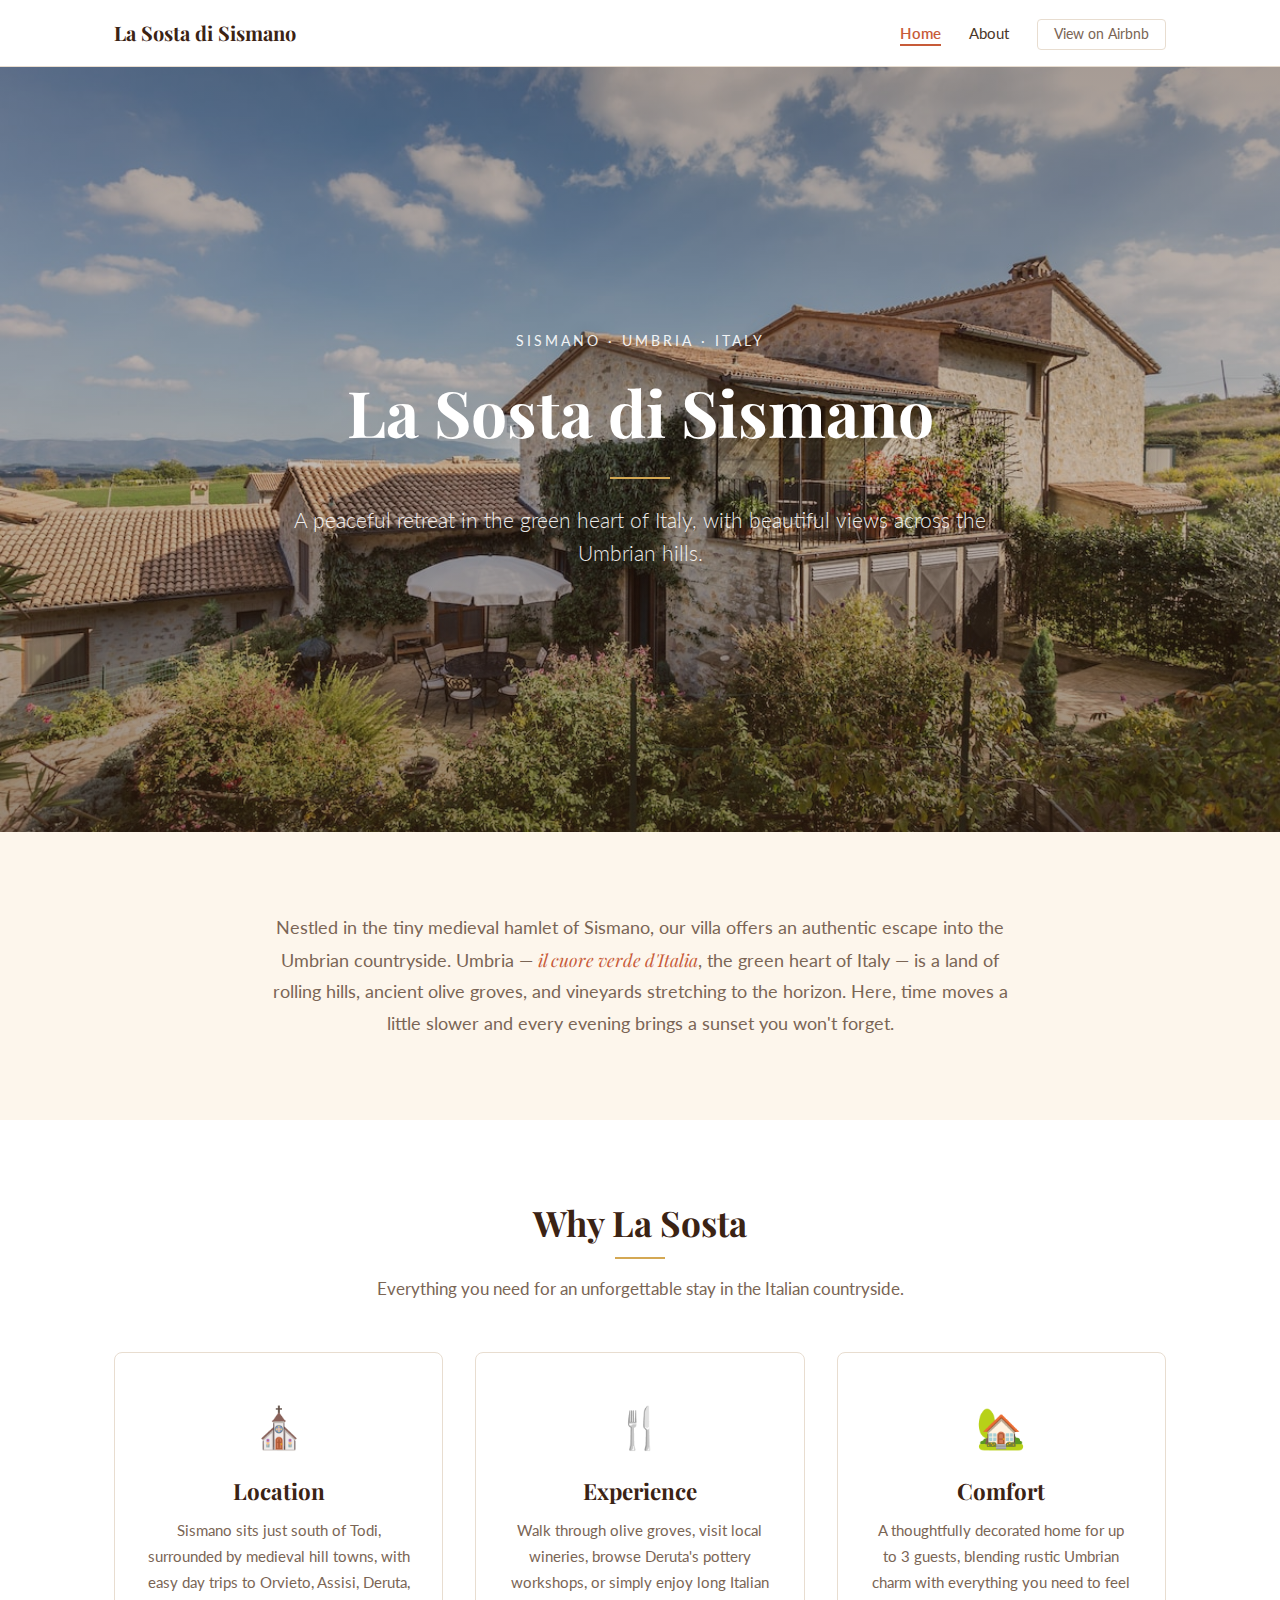
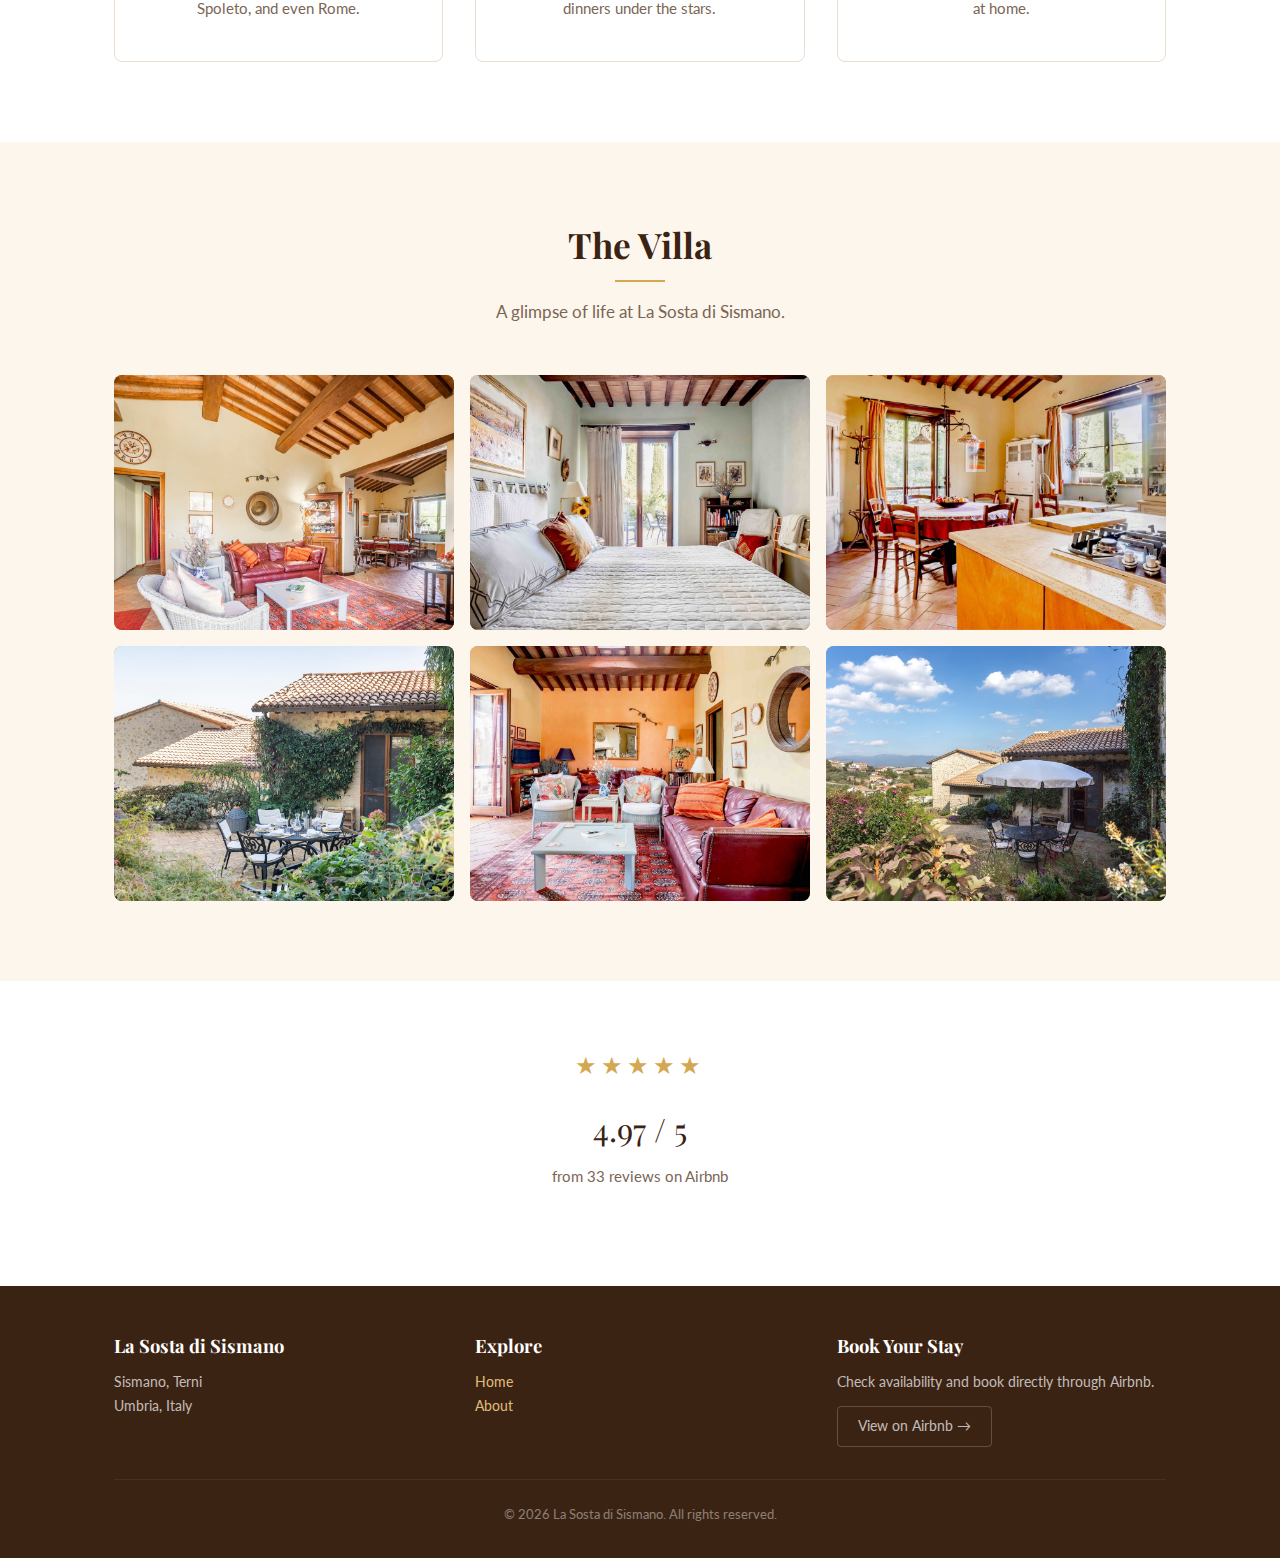
<file: index.html>
<!DOCTYPE html>
<html lang="en">
<head>
  <meta charset="UTF-8">
  <meta name="viewport" content="width=device-width, initial-scale=1.0">
  <title>La Sosta di Sismano — Beautiful Umbrian Views</title>
  <meta name="description" content="A charming villa in the heart of Umbria, Italy. Stunning views, medieval villages, and authentic Italian countryside.">
  <link rel="preconnect" href="https://fonts.googleapis.com">
  <link rel="preconnect" href="https://fonts.gstatic.com" crossorigin>
  <link href="https://fonts.googleapis.com/css2?family=Playfair+Display:ital,wght@0,400;0,700;1,400&family=Lato:wght@300;400;700&display=swap" rel="stylesheet">
  <link rel="stylesheet" href="css/style.css">
</head>
<body>

  <!-- Navigation -->
  <nav class="nav">
    <div class="container">
      <a href="index.html" class="nav-logo">La Sosta di Sismano</a>
      <ul class="nav-links">
        <li><a href="index.html" class="active">Home</a></li>
        <li><a href="about.html">About</a></li>
        <li><a href="https://www.airbnb.co.uk/rooms/5150036" target="_blank" rel="noopener" class="nav-airbnb">View on Airbnb</a></li>
      </ul>
    </div>
  </nav>

  <!-- Hero -->
  <section class="hero has-image">
    <div class="hero-content">
      <p class="hero-subtitle">Sismano &middot; Umbria &middot; Italy</p>
      <h1>La Sosta di Sismano</h1>
      <div class="hero-divider"></div>
      <p class="hero-tagline">A peaceful retreat in the green heart of Italy, with beautiful views across the Umbrian hills.</p>
    </div>
  </section>

  <!-- Introduction -->
  <section class="section">
    <div class="container">
      <p class="intro-text">
        Nestled in the tiny medieval hamlet of Sismano, our villa offers an authentic escape into the Umbrian countryside. Umbria — <span class="italian">il cuore verde d'Italia</span>, the green heart of Italy — is a land of rolling hills, ancient olive groves, and vineyards stretching to the horizon. Here, time moves a little slower and every evening brings a sunset you won't forget.
      </p>
    </div>
  </section>

  <!-- Highlights -->
  <section class="section section-alt">
    <div class="container">
      <div class="section-header">
        <h2>Why La Sosta</h2>
        <div class="divider"></div>
        <p>Everything you need for an unforgettable stay in the Italian countryside.</p>
      </div>
      <div class="highlights-grid">
        <div class="highlight-card">
          <div class="highlight-icon">&#9962;</div>
          <h3>Location</h3>
          <p>Sismano sits just south of Todi, surrounded by medieval hill towns, with easy day trips to Orvieto, Assisi, Deruta, Spoleto, and even Rome.</p>
        </div>
        <div class="highlight-card">
          <div class="highlight-icon">&#127860;</div>
          <h3>Experience</h3>
          <p>Walk through olive groves, visit local wineries, browse Deruta's pottery workshops, or simply enjoy long Italian dinners under the stars.</p>
        </div>
        <div class="highlight-card">
          <div class="highlight-icon">&#127969;</div>
          <h3>Comfort</h3>
          <p>A thoughtfully decorated home for up to 3 guests, blending rustic Umbrian charm with everything you need to feel at home.</p>
        </div>
      </div>
    </div>
  </section>

  <!-- Gallery -->
  <section class="section">
    <div class="container">
      <div class="section-header">
        <h2>The Villa</h2>
        <div class="divider"></div>
        <p>A glimpse of life at La Sosta di Sismano.</p>
      </div>
      <div class="gallery-grid">
        <div class="gallery-item">
          <img src="images/villa-1.jpg" alt="Living room with exposed wooden beams and terracotta floors">
        </div>
        <div class="gallery-item">
          <img src="images/villa-2.jpg" alt="Bedroom with wooden beams opening onto the terrace">
        </div>
        <div class="gallery-item">
          <img src="images/villa-3.jpg" alt="Kitchen and dining area with traditional Umbrian style">
        </div>
        <div class="gallery-item">
          <img src="images/villa-4.jpg" alt="Outdoor dining on the terrace with countryside views">
        </div>
        <div class="gallery-item">
          <img src="images/villa-5.jpg" alt="Warm living area with comfortable seating">
        </div>
        <div class="gallery-item">
          <img src="images/villa-6.jpg" alt="Terrace overlooking the Umbrian hills">
        </div>
      </div>
    </div>
  </section>

  <!-- Testimonial -->
  <section class="section section-alt testimonial">
    <div class="container">
      <div class="testimonial-stars">&#9733;&#9733;&#9733;&#9733;&#9733;</div>
      <div class="testimonial-rating">4.97 / 5</div>
      <p class="testimonial-count">from 33 reviews on Airbnb</p>
    </div>
  </section>

  <!-- Footer -->
  <footer class="footer">
    <div class="container">
      <div class="footer-content">
        <div>
          <h4>La Sosta di Sismano</h4>
          <p>Sismano, Terni<br>Umbria, Italy</p>
        </div>
        <div>
          <h4>Explore</h4>
          <p>
            <a href="index.html">Home</a><br>
            <a href="about.html">About</a>
          </p>
        </div>
        <div>
          <h4>Book Your Stay</h4>
          <p>Check availability and book directly through Airbnb.</p>
          <a href="https://www.airbnb.co.uk/rooms/5150036" target="_blank" rel="noopener" class="footer-airbnb-link">View on Airbnb &rarr;</a>
        </div>
      </div>
      <div class="footer-bottom">
        &copy; 2026 La Sosta di Sismano. All rights reserved.
      </div>
    </div>
  </footer>

</body>
</html>
</file>
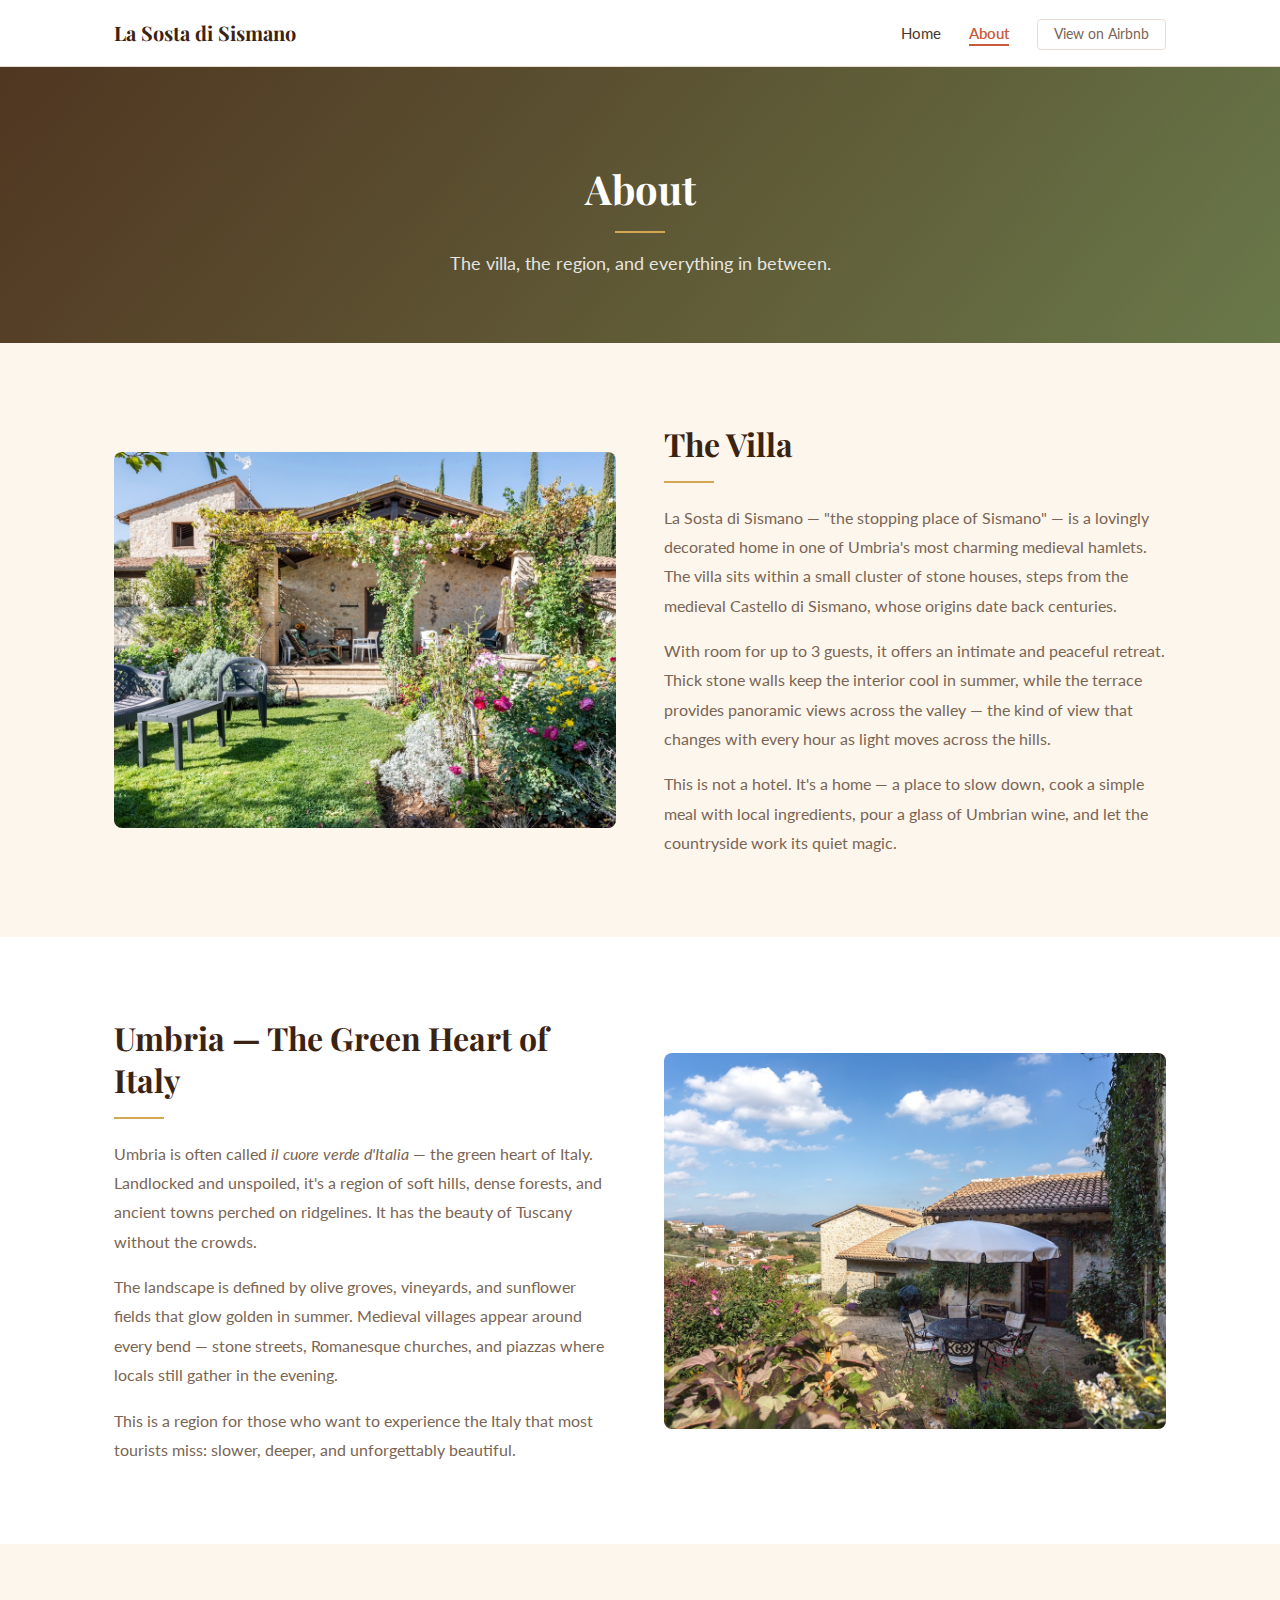
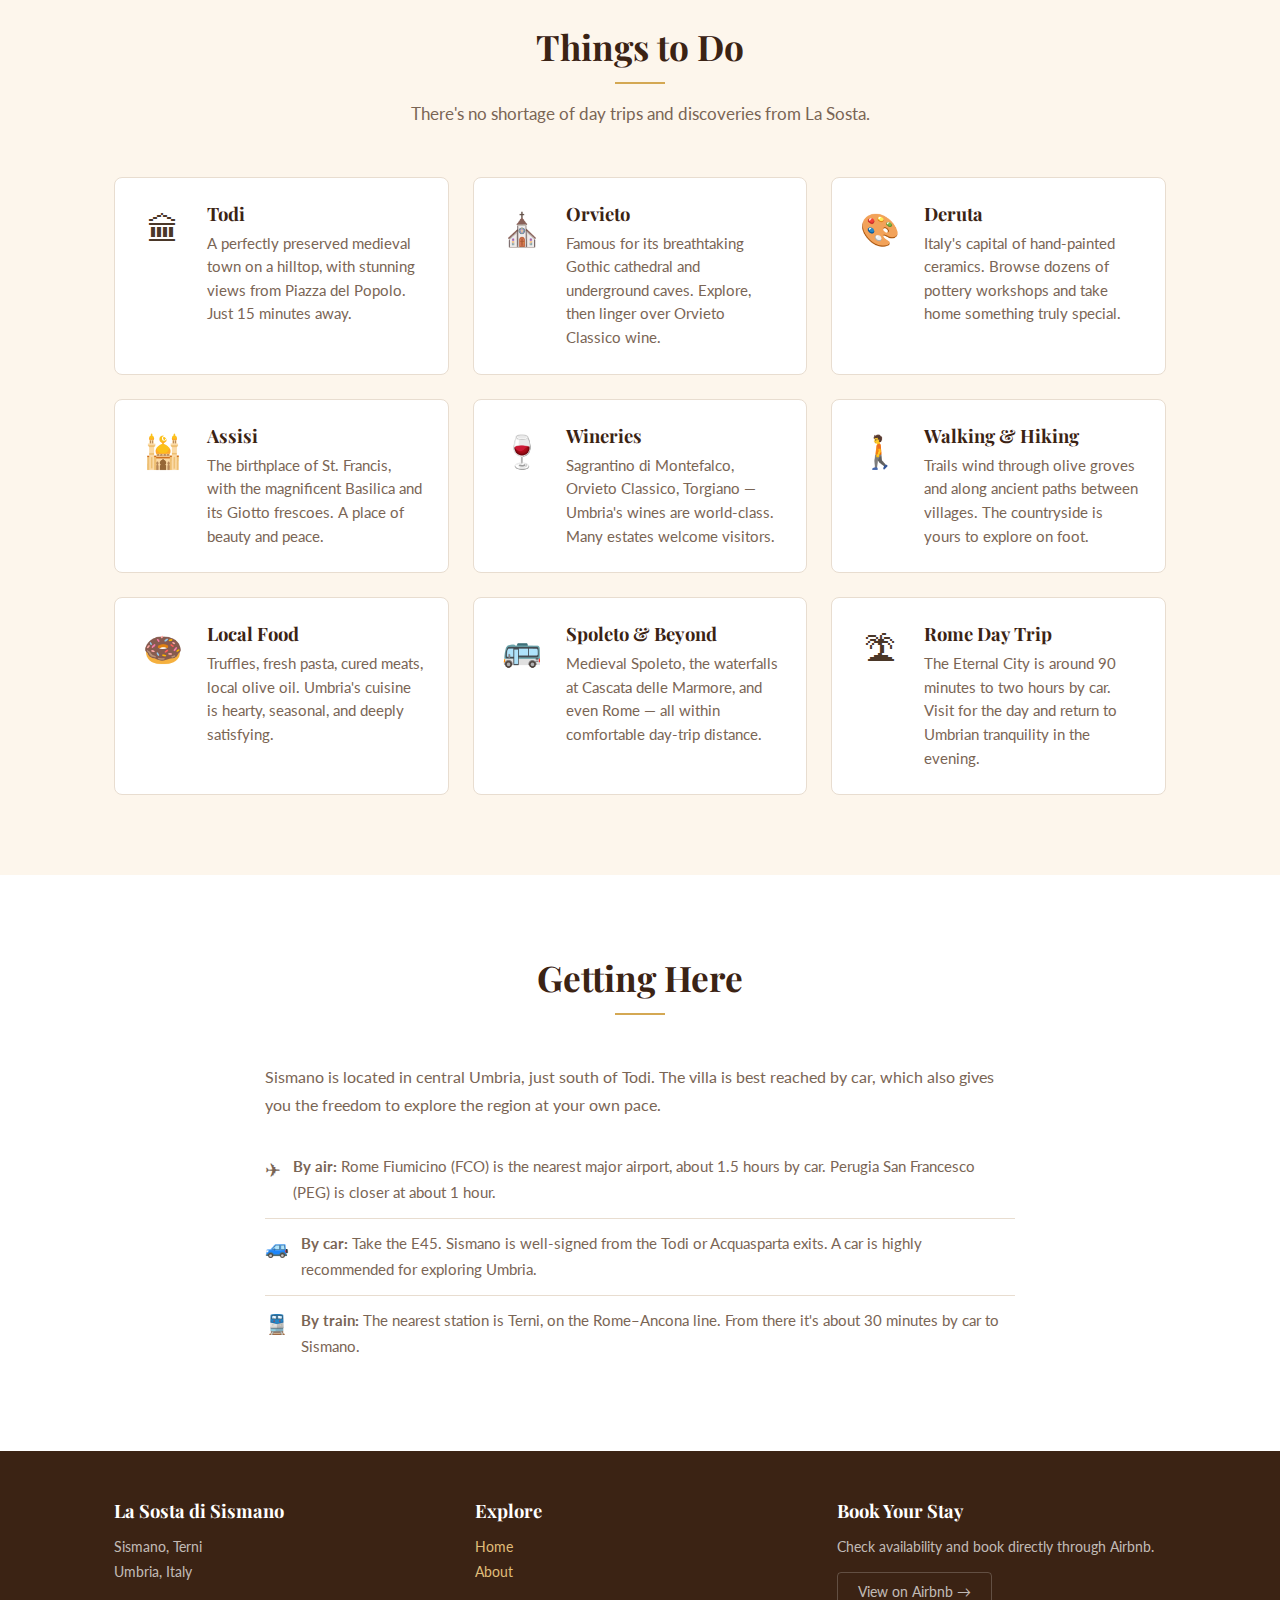
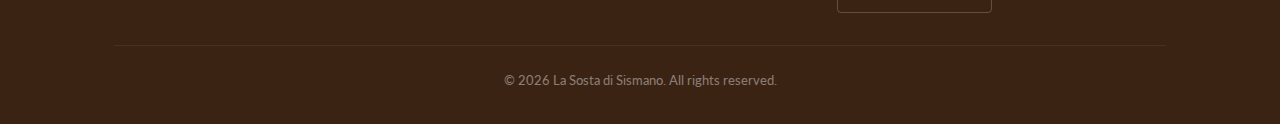
<file: about.html>
<!DOCTYPE html>
<html lang="en">
<head>
  <meta charset="UTF-8">
  <meta name="viewport" content="width=device-width, initial-scale=1.0">
  <title>About — La Sosta di Sismano</title>
  <meta name="description" content="Learn about La Sosta di Sismano, the Umbrian countryside, and the nearby medieval towns, wineries, and attractions.">
  <link rel="preconnect" href="https://fonts.googleapis.com">
  <link rel="preconnect" href="https://fonts.gstatic.com" crossorigin>
  <link href="https://fonts.googleapis.com/css2?family=Playfair+Display:ital,wght@0,400;0,700;1,400&family=Lato:wght@300;400;700&display=swap" rel="stylesheet">
  <link rel="stylesheet" href="css/style.css">
</head>
<body>

  <!-- Navigation -->
  <nav class="nav">
    <div class="container">
      <a href="index.html" class="nav-logo">La Sosta di Sismano</a>
      <ul class="nav-links">
        <li><a href="index.html">Home</a></li>
        <li><a href="about.html" class="active">About</a></li>
        <li><a href="https://www.airbnb.co.uk/rooms/5150036" target="_blank" rel="noopener" class="nav-airbnb">View on Airbnb</a></li>
      </ul>
    </div>
  </nav>

  <!-- Page Header -->
  <header class="page-header">
    <h1>About</h1>
    <div class="divider"></div>
    <p>The villa, the region, and everything in between.</p>
  </header>

  <!-- About the Villa -->
  <section class="section">
    <div class="container">
      <div class="about-section">
        <div class="about-image">
          <img src="images/about-villa.jpg" alt="La Sosta di Sismano garden with vine-covered pergola">
        </div>
        <div class="about-text">
          <h2>The Villa</h2>
          <div class="divider"></div>
          <p>La Sosta di Sismano — "the stopping place of Sismano" — is a lovingly decorated home in one of Umbria's most charming medieval hamlets. The villa sits within a small cluster of stone houses, steps from the medieval Castello di Sismano, whose origins date back centuries.</p>
          <p>With room for up to 3 guests, it offers an intimate and peaceful retreat. Thick stone walls keep the interior cool in summer, while the terrace provides panoramic views across the valley — the kind of view that changes with every hour as light moves across the hills.</p>
          <p>This is not a hotel. It's a home — a place to slow down, cook a simple meal with local ingredients, pour a glass of Umbrian wine, and let the countryside work its quiet magic.</p>
        </div>
      </div>
    </div>
  </section>

  <!-- About Umbria -->
  <section class="section section-alt">
    <div class="container">
      <div class="about-section reverse">
        <div class="about-image">
          <img src="images/villa-6.jpg" alt="View across the Umbrian hills from Sismano">
        </div>
        <div class="about-text">
          <h2>Umbria — The Green Heart of Italy</h2>
          <div class="divider"></div>
          <p>Umbria is often called <em>il cuore verde d'Italia</em> — the green heart of Italy. Landlocked and unspoiled, it's a region of soft hills, dense forests, and ancient towns perched on ridgelines. It has the beauty of Tuscany without the crowds.</p>
          <p>The landscape is defined by olive groves, vineyards, and sunflower fields that glow golden in summer. Medieval villages appear around every bend — stone streets, Romanesque churches, and piazzas where locals still gather in the evening.</p>
          <p>This is a region for those who want to experience the Italy that most tourists miss: slower, deeper, and unforgettably beautiful.</p>
        </div>
      </div>
    </div>
  </section>

  <!-- Things to Do -->
  <section class="section">
    <div class="container">
      <div class="section-header">
        <h2>Things to Do</h2>
        <div class="divider"></div>
        <p>There's no shortage of day trips and discoveries from La Sosta.</p>
      </div>
      <div class="things-grid">
        <div class="thing-card">
          <div class="thing-icon">&#127963;</div>
          <div>
            <h3>Todi</h3>
            <p>A perfectly preserved medieval town on a hilltop, with stunning views from Piazza del Popolo. Just 15 minutes away.</p>
          </div>
        </div>
        <div class="thing-card">
          <div class="thing-icon">&#9962;</div>
          <div>
            <h3>Orvieto</h3>
            <p>Famous for its breathtaking Gothic cathedral and underground caves. Explore, then linger over Orvieto Classico wine.</p>
          </div>
        </div>
        <div class="thing-card">
          <div class="thing-icon">&#127912;</div>
          <div>
            <h3>Deruta</h3>
            <p>Italy's capital of hand-painted ceramics. Browse dozens of pottery workshops and take home something truly special.</p>
          </div>
        </div>
        <div class="thing-card">
          <div class="thing-icon">&#128332;</div>
          <div>
            <h3>Assisi</h3>
            <p>The birthplace of St. Francis, with the magnificent Basilica and its Giotto frescoes. A place of beauty and peace.</p>
          </div>
        </div>
        <div class="thing-card">
          <div class="thing-icon">&#127863;</div>
          <div>
            <h3>Wineries</h3>
            <p>Sagrantino di Montefalco, Orvieto Classico, Torgiano — Umbria's wines are world-class. Many estates welcome visitors.</p>
          </div>
        </div>
        <div class="thing-card">
          <div class="thing-icon">&#128694;</div>
          <div>
            <h3>Walking &amp; Hiking</h3>
            <p>Trails wind through olive groves and along ancient paths between villages. The countryside is yours to explore on foot.</p>
          </div>
        </div>
        <div class="thing-card">
          <div class="thing-icon">&#127849;</div>
          <div>
            <h3>Local Food</h3>
            <p>Truffles, fresh pasta, cured meats, local olive oil. Umbria's cuisine is hearty, seasonal, and deeply satisfying.</p>
          </div>
        </div>
        <div class="thing-card">
          <div class="thing-icon">&#128652;</div>
          <div>
            <h3>Spoleto &amp; Beyond</h3>
            <p>Medieval Spoleto, the waterfalls at Cascata delle Marmore, and even Rome — all within comfortable day-trip distance.</p>
          </div>
        </div>
        <div class="thing-card">
          <div class="thing-icon">&#127965;</div>
          <div>
            <h3>Rome Day Trip</h3>
            <p>The Eternal City is around 90 minutes to two hours by car. Visit for the day and return to Umbrian tranquility in the evening.</p>
          </div>
        </div>
      </div>
    </div>
  </section>

  <!-- Getting Here -->
  <section class="section section-alt">
    <div class="container">
      <div class="section-header">
        <h2>Getting Here</h2>
        <div class="divider"></div>
      </div>
      <div class="getting-here">
        <p>Sismano is located in central Umbria, just south of Todi. The villa is best reached by car, which also gives you the freedom to explore the region at your own pace.</p>
        <ul class="travel-options">
          <li>
            <span class="travel-icon">&#9992;</span>
            <span><strong>By air:</strong> Rome Fiumicino (FCO) is the nearest major airport, about 1.5 hours by car. Perugia San Francesco (PEG) is closer at about 1 hour.</span>
          </li>
          <li>
            <span class="travel-icon">&#128665;</span>
            <span><strong>By car:</strong> Take the E45. Sismano is well-signed from the Todi or Acquasparta exits. A car is highly recommended for exploring Umbria.</span>
          </li>
          <li>
            <span class="travel-icon">&#128646;</span>
            <span><strong>By train:</strong> The nearest station is Terni, on the Rome–Ancona line. From there it's about 30 minutes by car to Sismano.</span>
          </li>
        </ul>
      </div>
    </div>
  </section>

  <!-- Footer -->
  <footer class="footer">
    <div class="container">
      <div class="footer-content">
        <div>
          <h4>La Sosta di Sismano</h4>
          <p>Sismano, Terni<br>Umbria, Italy</p>
        </div>
        <div>
          <h4>Explore</h4>
          <p>
            <a href="index.html">Home</a><br>
            <a href="about.html">About</a>
          </p>
        </div>
        <div>
          <h4>Book Your Stay</h4>
          <p>Check availability and book directly through Airbnb.</p>
          <a href="https://www.airbnb.co.uk/rooms/5150036" target="_blank" rel="noopener" class="footer-airbnb-link">View on Airbnb &rarr;</a>
        </div>
      </div>
      <div class="footer-bottom">
        &copy; 2026 La Sosta di Sismano. All rights reserved.
      </div>
    </div>
  </footer>

</body>
</html>
</file>
<file: css/style.css>
/* ============================================
   La Sosta di Sismano - Villa Website Styles
   ============================================ */

/* --- Reset & Base --- */
*,
*::before,
*::after {
  margin: 0;
  padding: 0;
  box-sizing: border-box;
}

:root {
  --terracotta: #C75B39;
  --terracotta-light: #d4795e;
  --olive: #5C6B3C;
  --olive-light: #7a8a5a;
  --cream: #FDF6EC;
  --brown: #3B2314;
  --gold: #D4A853;
  --gold-light: #e0be7a;
  --white: #ffffff;
  --text: #4a3728;
  --text-light: #7a6555;
  --border: #e8ddd0;
}

html {
  scroll-behavior: smooth;
  font-size: 16px;
}

body {
  font-family: 'Lato', sans-serif;
  color: var(--text);
  background-color: var(--cream);
  line-height: 1.7;
}

img {
  max-width: 100%;
  height: auto;
  display: block;
}

a {
  color: var(--terracotta);
  text-decoration: none;
  transition: color 0.3s ease;
}

a:hover {
  color: var(--terracotta-light);
}

h1, h2, h3, h4 {
  font-family: 'Playfair Display', serif;
  color: var(--brown);
  line-height: 1.3;
}

.container {
  max-width: 1100px;
  margin: 0 auto;
  padding: 0 1.5rem;
}


/* --- Navigation --- */
.nav {
  background-color: var(--white);
  border-bottom: 1px solid var(--border);
  padding: 1rem 0;
  position: sticky;
  top: 0;
  z-index: 100;
}

.nav .container {
  display: flex;
  align-items: center;
  justify-content: space-between;
  flex-wrap: wrap;
  gap: 0.75rem;
}

.nav-logo {
  font-family: 'Playfair Display', serif;
  font-size: 1.25rem;
  color: var(--brown);
  font-weight: 700;
  white-space: nowrap;
}

.nav-logo:hover {
  color: var(--terracotta);
}

.nav-links {
  display: flex;
  align-items: center;
  gap: 1.75rem;
  list-style: none;
}

.nav-links a {
  color: var(--text);
  font-size: 0.95rem;
  font-weight: 400;
  position: relative;
}

.nav-links a::after {
  content: '';
  position: absolute;
  bottom: -4px;
  left: 0;
  width: 0;
  height: 2px;
  background-color: var(--terracotta);
  transition: width 0.3s ease;
}

.nav-links a:hover::after,
.nav-links a.active::after {
  width: 100%;
}

.nav-links a:hover {
  color: var(--terracotta);
}

.nav-links a.active {
  color: var(--terracotta);
  font-weight: 600;
}

.nav-airbnb {
  font-size: 0.85rem !important;
  color: var(--text-light) !important;
  border: 1px solid var(--border);
  padding: 0.4rem 1rem;
  border-radius: 4px;
  transition: all 0.3s ease !important;
}

.nav-airbnb:hover {
  border-color: var(--terracotta) !important;
  color: var(--terracotta) !important;
}

.nav-airbnb::after {
  display: none !important;
}


/* --- Hero Section --- */
.hero {
  position: relative;
  min-height: 85vh;
  display: flex;
  align-items: center;
  justify-content: center;
  text-align: center;
  background:
    linear-gradient(
      135deg,
      rgba(59, 35, 20, 0.7) 0%,
      rgba(199, 91, 57, 0.5) 50%,
      rgba(92, 107, 60, 0.4) 100%
    ),
    linear-gradient(
      to bottom,
      #8B6F47 0%,
      #A0845C 30%,
      #7A8A5A 60%,
      #5C6B3C 100%
    );
  background-size: cover;
  background-position: center;
  color: var(--white);
  padding: 2rem 1.5rem;
}

.hero.has-image {
  background-image:
    linear-gradient(
      to bottom,
      rgba(59, 35, 20, 0.45) 0%,
      rgba(59, 35, 20, 0.3) 50%,
      rgba(59, 35, 20, 0.55) 100%
    ),
    url('../images/hero.jpg');
}

.hero-content {
  max-width: 700px;
}

.hero-subtitle {
  font-family: 'Lato', sans-serif;
  font-size: 0.9rem;
  text-transform: uppercase;
  letter-spacing: 3px;
  opacity: 0.9;
  margin-bottom: 1rem;
}

.hero h1 {
  font-size: 3rem;
  color: var(--white);
  margin-bottom: 1rem;
  font-weight: 700;
}

.hero-tagline {
  font-size: 1.2rem;
  opacity: 0.9;
  line-height: 1.6;
  font-weight: 300;
}

.hero-divider {
  width: 60px;
  height: 2px;
  background-color: var(--gold);
  margin: 1.5rem auto;
}


/* --- Sections --- */
.section {
  padding: 5rem 0;
}

.section-alt {
  background-color: var(--white);
}

.section-header {
  text-align: center;
  margin-bottom: 3rem;
}

.section-header h2 {
  font-size: 2.2rem;
  margin-bottom: 0.75rem;
}

.section-header .divider {
  width: 50px;
  height: 2px;
  background-color: var(--gold);
  margin: 0 auto 1rem;
}

.section-header p {
  color: var(--text-light);
  max-width: 600px;
  margin: 0 auto;
  font-size: 1.05rem;
}


/* --- Intro Section --- */
.intro-text {
  max-width: 750px;
  margin: 0 auto;
  text-align: center;
  font-size: 1.1rem;
  color: var(--text-light);
  line-height: 1.8;
}

.intro-text .italian {
  font-family: 'Playfair Display', serif;
  font-style: italic;
  color: var(--terracotta);
}


/* --- Highlights Grid --- */
.highlights-grid {
  display: grid;
  grid-template-columns: 1fr;
  gap: 2rem;
}

.highlight-card {
  background-color: var(--white);
  padding: 2.5rem 2rem;
  border-radius: 8px;
  text-align: center;
  border: 1px solid var(--border);
  transition: transform 0.3s ease, box-shadow 0.3s ease;
}

.highlight-card:hover {
  transform: translateY(-4px);
  box-shadow: 0 8px 30px rgba(59, 35, 20, 0.1);
}

.highlight-icon {
  font-size: 2.5rem;
  margin-bottom: 1rem;
}

.highlight-card h3 {
  font-size: 1.4rem;
  margin-bottom: 0.75rem;
}

.highlight-card p {
  color: var(--text-light);
  font-size: 0.95rem;
  line-height: 1.7;
}


/* --- Gallery --- */
.gallery-grid {
  display: grid;
  grid-template-columns: 1fr;
  gap: 1rem;
}

.gallery-item {
  position: relative;
  aspect-ratio: 4 / 3;
  border-radius: 8px;
  overflow: hidden;
  background: linear-gradient(
    135deg,
    #c9a882 0%,
    #a0845c 40%,
    #8B6F47 70%,
    #7a6555 100%
  );
}

.gallery-item img {
  width: 100%;
  height: 100%;
  object-fit: cover;
  transition: transform 0.4s ease;
}

.gallery-item:hover img {
  transform: scale(1.05);
}

.gallery-placeholder {
  display: flex;
  align-items: center;
  justify-content: center;
  width: 100%;
  height: 100%;
  color: rgba(255, 255, 255, 0.5);
  font-size: 0.85rem;
  text-align: center;
  padding: 1rem;
}


/* --- Testimonial --- */
.testimonial {
  text-align: center;
  padding: 4rem 0;
}

.testimonial-stars {
  color: var(--gold);
  font-size: 1.5rem;
  letter-spacing: 4px;
  margin-bottom: 1rem;
}

.testimonial-rating {
  font-family: 'Playfair Display', serif;
  font-size: 2rem;
  color: var(--brown);
  margin-bottom: 0.5rem;
}

.testimonial-count {
  color: var(--text-light);
  font-size: 0.95rem;
  margin-bottom: 2rem;
}

.testimonial blockquote {
  font-family: 'Playfair Display', serif;
  font-size: 1.3rem;
  font-style: italic;
  color: var(--text);
  max-width: 650px;
  margin: 0 auto;
  line-height: 1.7;
}

.testimonial blockquote::before {
  content: '\201C';
  font-size: 3rem;
  color: var(--terracotta);
  display: block;
  margin-bottom: -0.5rem;
}


/* --- About Page Sections --- */
.about-section {
  display: grid;
  grid-template-columns: 1fr;
  gap: 3rem;
  align-items: center;
}

.about-image {
  aspect-ratio: 4 / 3;
  border-radius: 8px;
  overflow: hidden;
  background: linear-gradient(
    135deg,
    #c9a882 0%,
    #a0845c 50%,
    #7a8a5a 100%
  );
}

.about-image img {
  width: 100%;
  height: 100%;
  object-fit: cover;
}

.about-image .gallery-placeholder {
  height: 100%;
}

.about-text h2 {
  font-size: 2rem;
  margin-bottom: 1rem;
}

.about-text .divider {
  width: 50px;
  height: 2px;
  background-color: var(--gold);
  margin-bottom: 1.25rem;
}

.about-text p {
  color: var(--text-light);
  margin-bottom: 1rem;
  font-size: 1.02rem;
  line-height: 1.8;
}

.about-text p:last-child {
  margin-bottom: 0;
}


/* --- Things To Do --- */
.things-grid {
  display: grid;
  grid-template-columns: 1fr;
  gap: 1.5rem;
}

.thing-card {
  display: flex;
  align-items: flex-start;
  gap: 1.25rem;
  background-color: var(--white);
  padding: 1.5rem;
  border-radius: 8px;
  border: 1px solid var(--border);
  transition: transform 0.3s ease, box-shadow 0.3s ease;
}

.thing-card:hover {
  transform: translateY(-2px);
  box-shadow: 0 4px 20px rgba(59, 35, 20, 0.08);
}

.thing-icon {
  font-size: 2rem;
  flex-shrink: 0;
  width: 3rem;
  text-align: center;
}

.thing-card h3 {
  font-size: 1.15rem;
  margin-bottom: 0.4rem;
}

.thing-card p {
  color: var(--text-light);
  font-size: 0.92rem;
  line-height: 1.6;
}


/* --- Getting Here --- */
.getting-here {
  max-width: 750px;
  margin: 0 auto;
}

.getting-here p {
  color: var(--text-light);
  margin-bottom: 1rem;
  font-size: 1.02rem;
}

.travel-options {
  list-style: none;
  margin-top: 1.5rem;
}

.travel-options li {
  padding: 0.75rem 0;
  border-bottom: 1px solid var(--border);
  display: flex;
  align-items: flex-start;
  gap: 0.75rem;
  color: var(--text-light);
  font-size: 0.95rem;
}

.travel-options li:last-child {
  border-bottom: none;
}

.travel-icon {
  font-size: 1.2rem;
  flex-shrink: 0;
}


/* --- Footer --- */
.footer {
  background-color: var(--brown);
  color: rgba(255, 255, 255, 0.7);
  padding: 3rem 0 2rem;
}

.footer-content {
  display: grid;
  grid-template-columns: 1fr;
  gap: 2rem;
  margin-bottom: 2rem;
}

.footer h4 {
  color: var(--white);
  font-size: 1.15rem;
  margin-bottom: 0.75rem;
}

.footer p {
  font-size: 0.9rem;
  line-height: 1.7;
}

.footer a {
  color: var(--gold-light);
}

.footer a:hover {
  color: var(--gold);
}

.footer-airbnb-link {
  display: inline-block;
  margin-top: 0.75rem;
  padding: 0.5rem 1.25rem;
  border: 1px solid rgba(255, 255, 255, 0.2);
  border-radius: 4px;
  font-size: 0.85rem;
  color: rgba(255, 255, 255, 0.7) !important;
  transition: all 0.3s ease;
}

.footer-airbnb-link:hover {
  border-color: var(--gold);
  color: var(--gold) !important;
}

.footer-bottom {
  border-top: 1px solid rgba(255, 255, 255, 0.1);
  padding-top: 1.5rem;
  text-align: center;
  font-size: 0.8rem;
  opacity: 0.6;
}


/* --- Page Header (for About) --- */
.page-header {
  background:
    linear-gradient(
      135deg,
      rgba(59, 35, 20, 0.75) 0%,
      rgba(92, 107, 60, 0.55) 100%
    ),
    linear-gradient(
      to right,
      #8B6F47 0%,
      #7A8A5A 100%
    );
  color: var(--white);
  text-align: center;
  padding: 6rem 1.5rem 4rem;
}

.page-header h1 {
  font-size: 2.5rem;
  color: var(--white);
  margin-bottom: 0.5rem;
}

.page-header p {
  opacity: 0.85;
  font-size: 1.1rem;
}

.page-header .divider {
  width: 50px;
  height: 2px;
  background-color: var(--gold);
  margin: 1rem auto;
}


/* =====================
   Responsive Breakpoints
   ===================== */

/* Tablet (600px+) */
@media (min-width: 600px) {
  .hero h1 {
    font-size: 3.5rem;
  }

  .highlights-grid {
    grid-template-columns: repeat(3, 1fr);
  }

  .gallery-grid {
    grid-template-columns: repeat(2, 1fr);
  }

  .things-grid {
    grid-template-columns: repeat(2, 1fr);
  }

  .footer-content {
    grid-template-columns: repeat(3, 1fr);
  }
}

/* Desktop (900px+) */
@media (min-width: 900px) {
  .hero h1 {
    font-size: 4rem;
  }

  .hero-tagline {
    font-size: 1.3rem;
  }

  .gallery-grid {
    grid-template-columns: repeat(3, 1fr);
  }

  .about-section {
    grid-template-columns: 1fr 1fr;
  }

  .about-section.reverse {
    direction: rtl;
  }

  .about-section.reverse > * {
    direction: ltr;
  }

  .things-grid {
    grid-template-columns: repeat(3, 1fr);
  }
}
</file>
